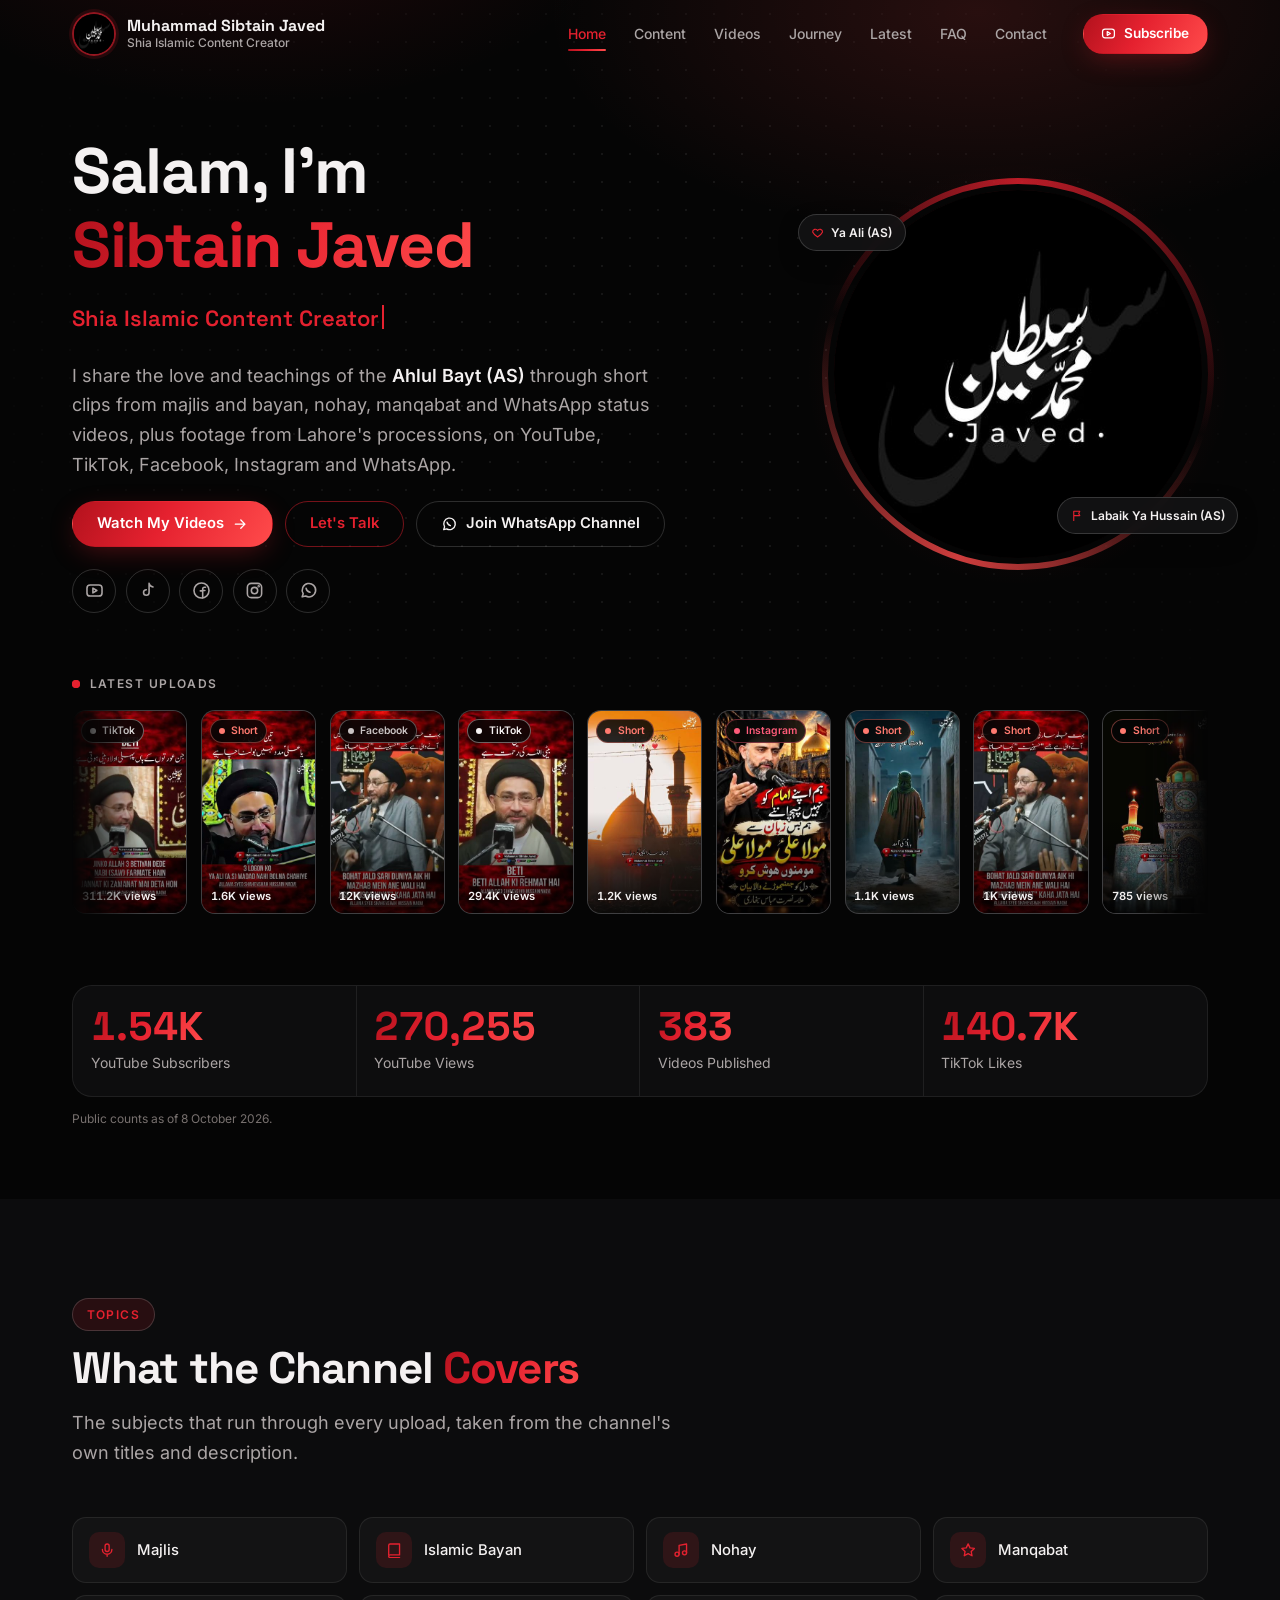
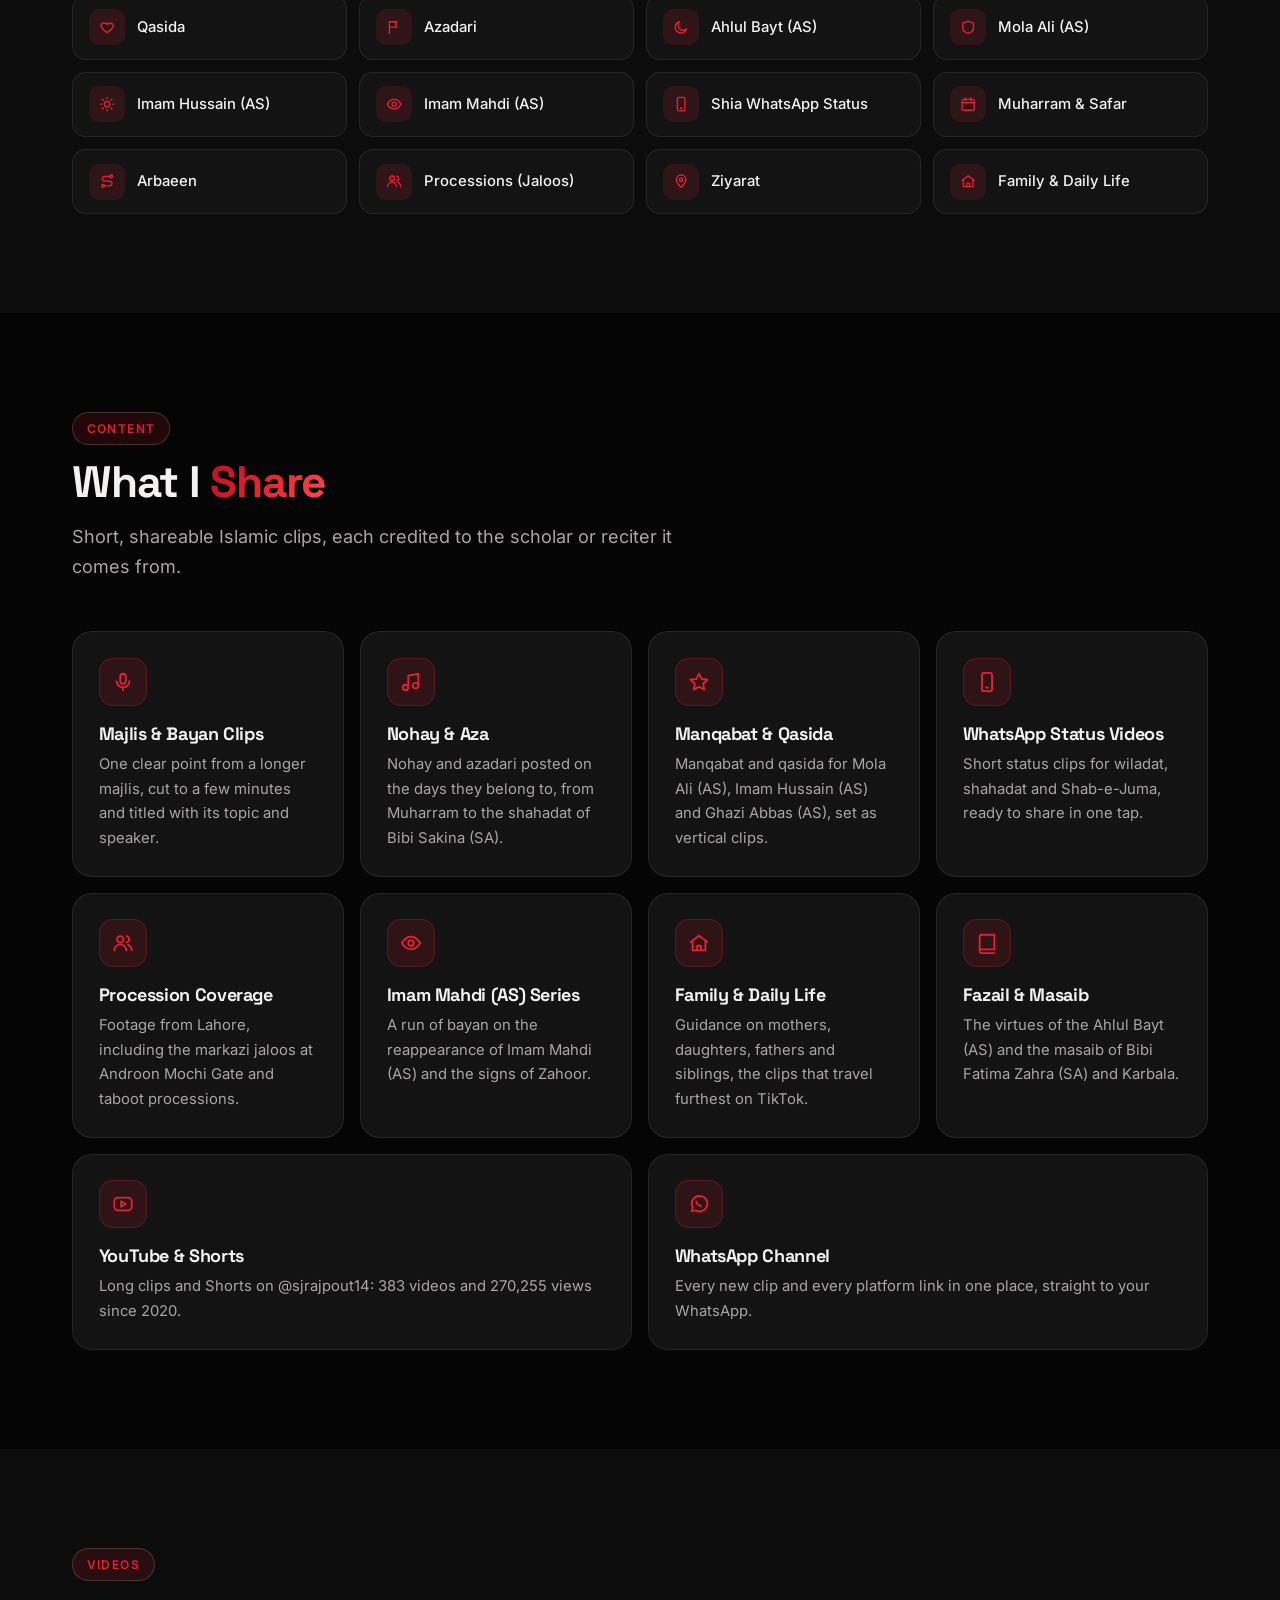
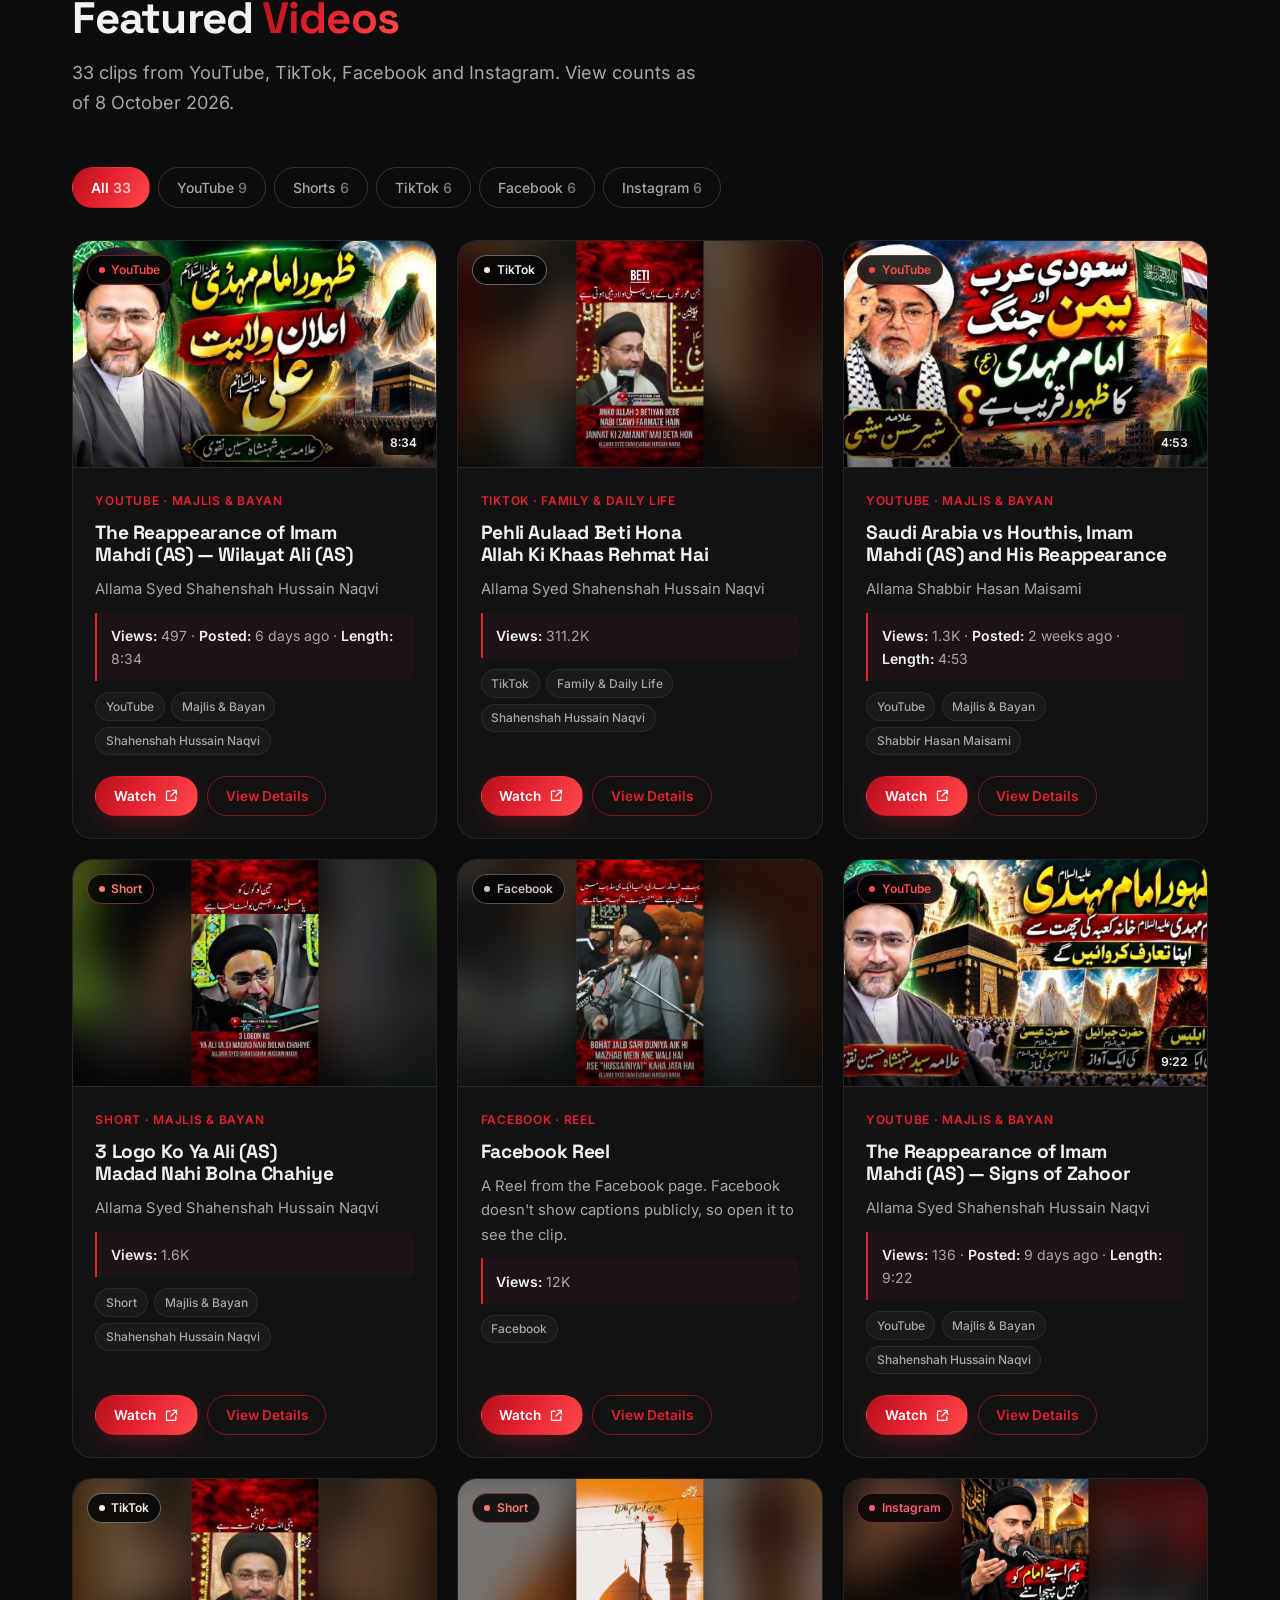
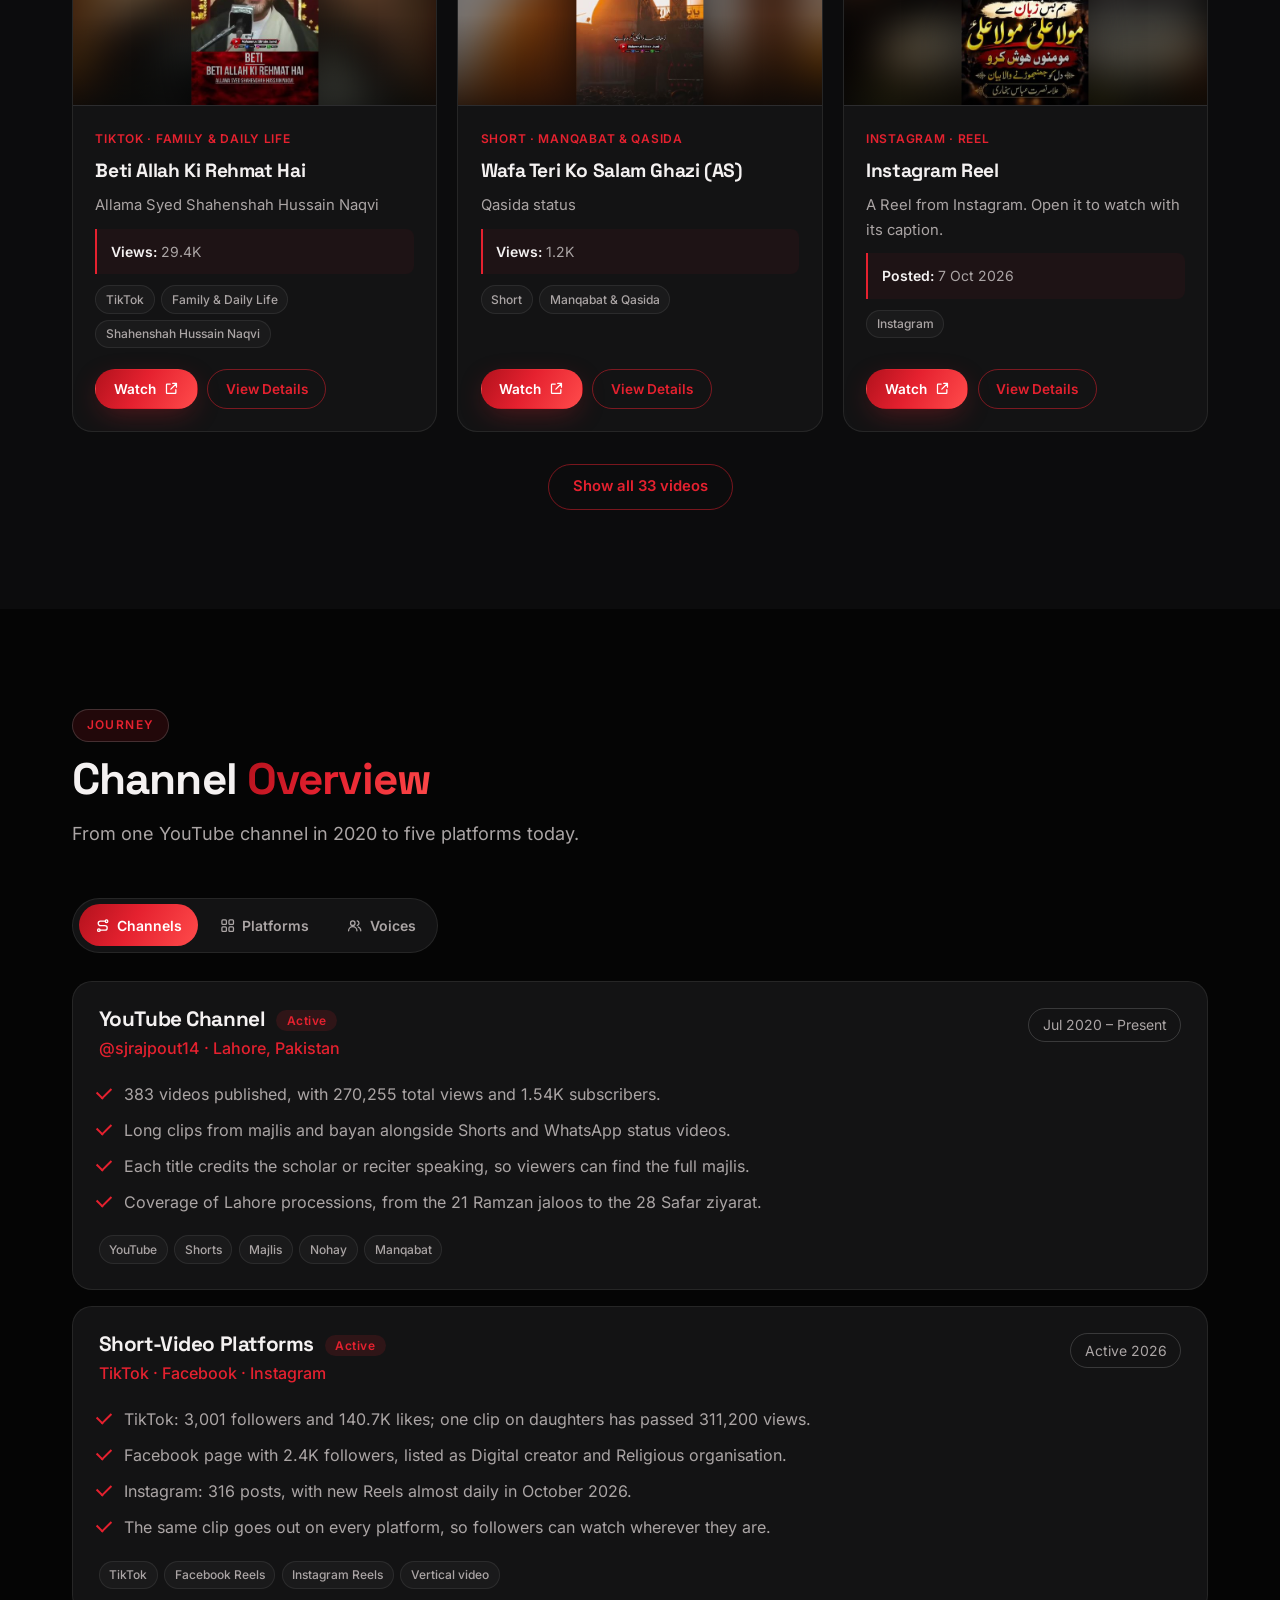
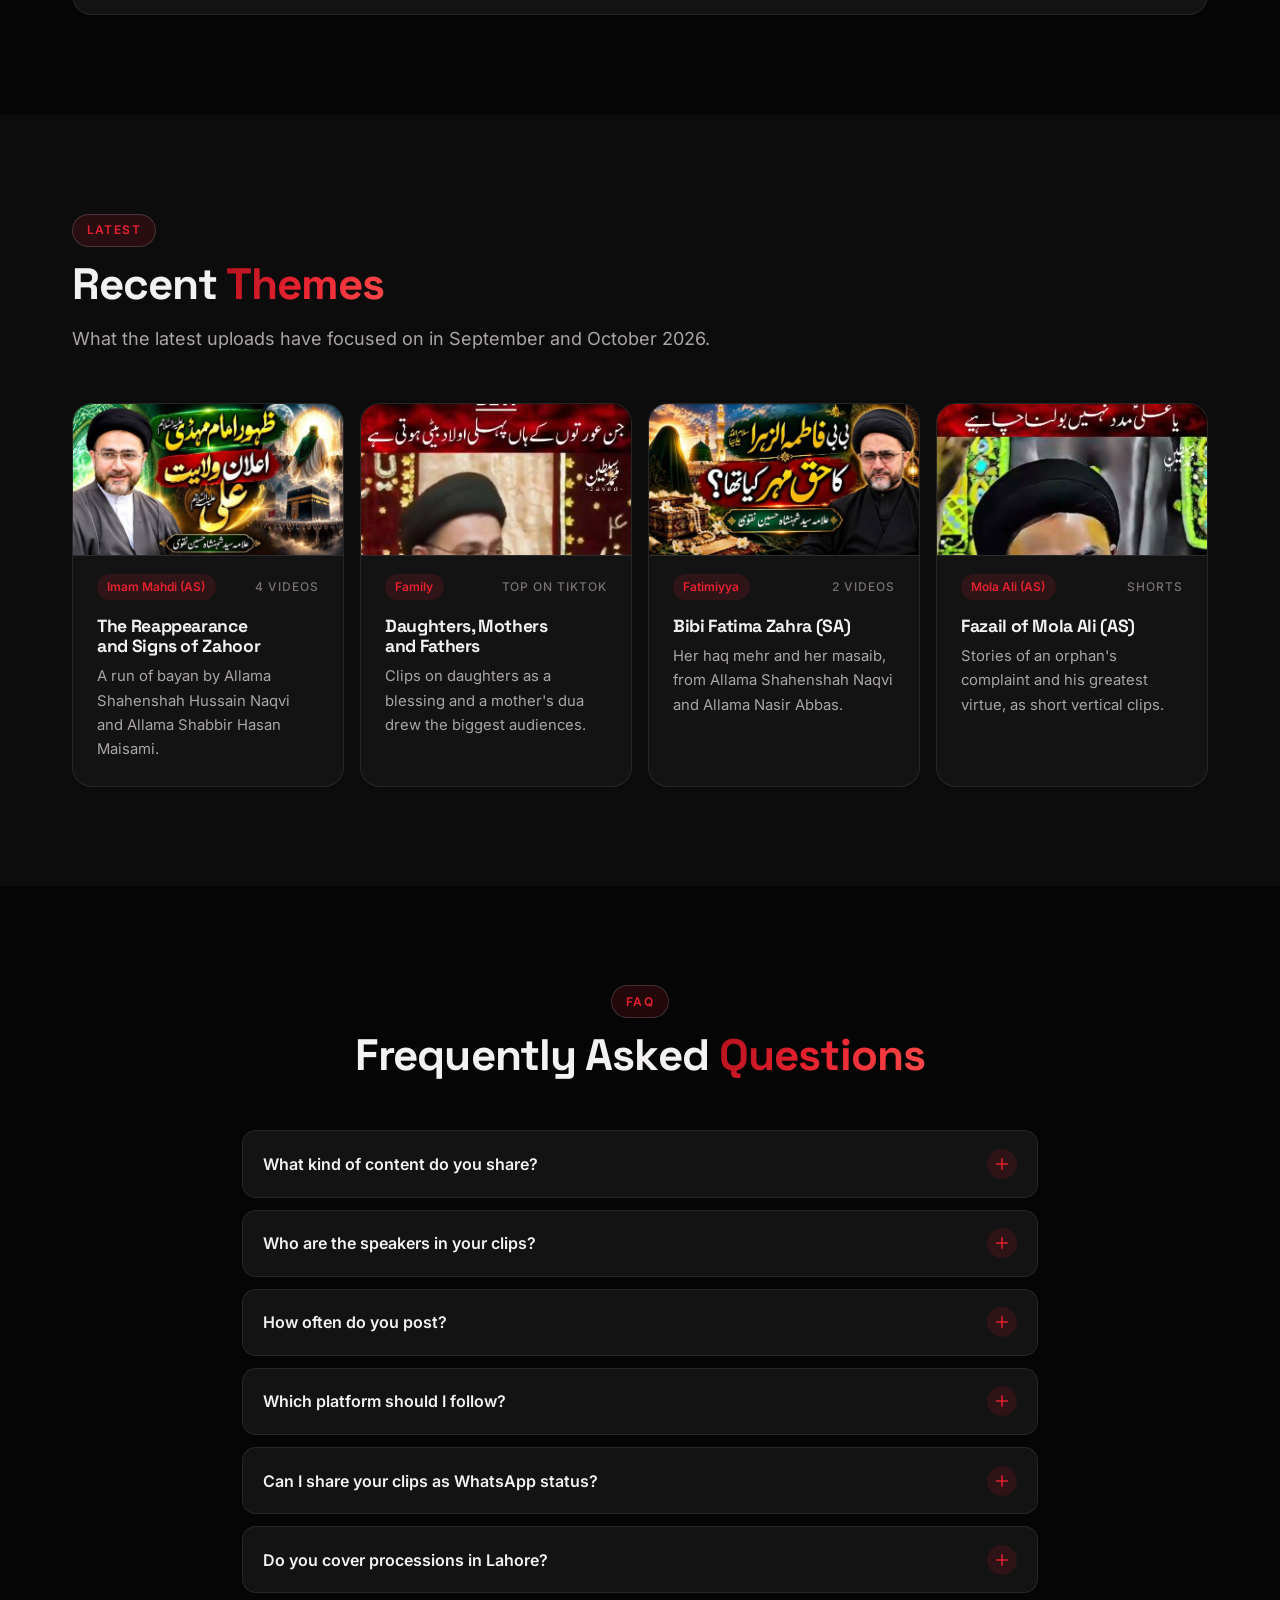
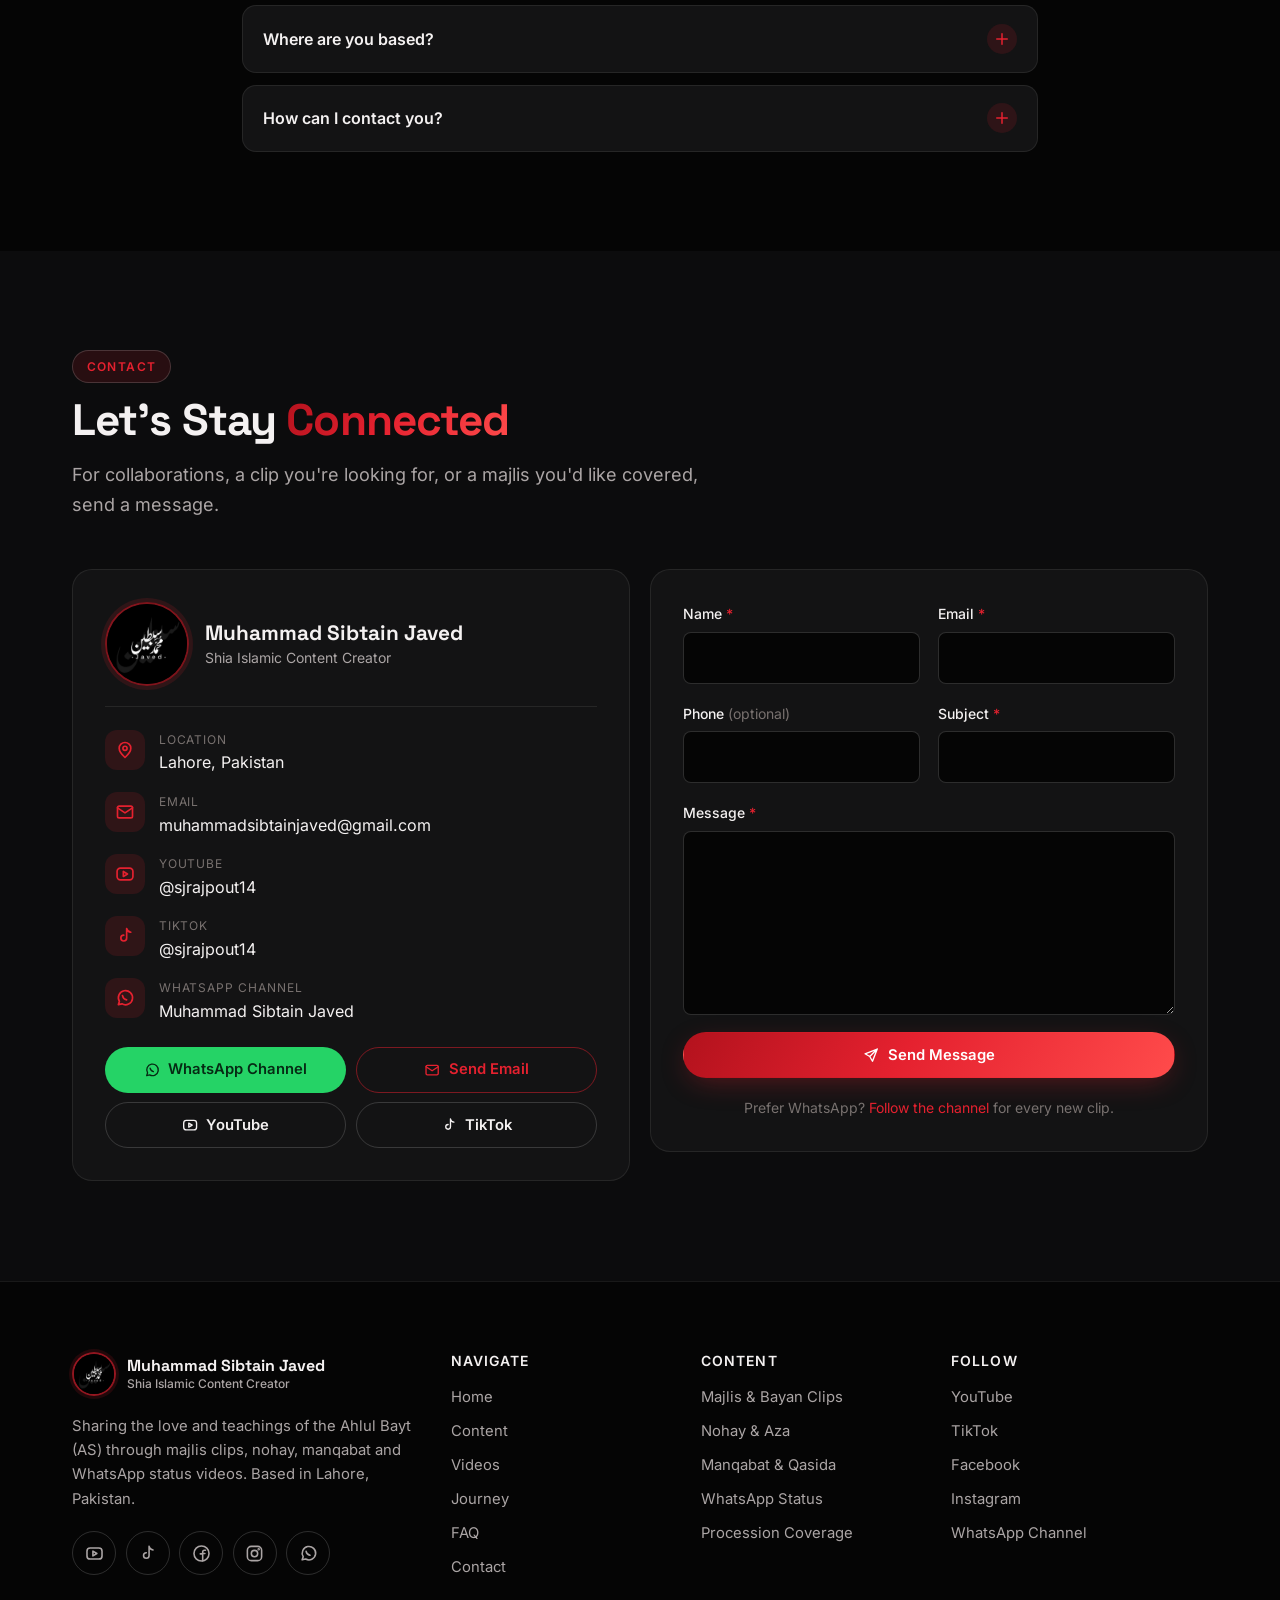
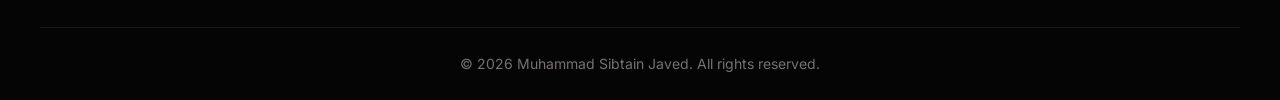
<file: index.html>
<!doctype html>
<html lang="en">
<head>
  <meta charset="utf-8">
  <meta name="viewport" content="width=device-width, initial-scale=1, viewport-fit=cover">
  <title>Muhammad Sibtain Javed</title>
  <meta name="description" content="Muhammad Sibtain Javed (@sjrajpout14) is a Shia Islamic content creator from Lahore sharing majlis and bayan clips, nohay, manqabat and WhatsApp status videos on YouTube, TikTok, Facebook and Instagram.">
  <meta name="author" content="Muhammad Sibtain Javed">
  <meta name="theme-color" content="#050505">
  <meta property="og:type" content="profile">
  <meta property="og:title" content="Muhammad Sibtain Javed — Shia Islamic Content Creator | Lahore">
  <meta property="og:description" content="Majlis and bayan clips, nohay, manqabat and Shia WhatsApp status videos from Lahore.">
  <meta property="og:image" content="assets/images/profile.jpg">
  <meta name="twitter:card" content="summary">
  <meta name="twitter:title" content="Muhammad Sibtain Javed — Shia Islamic Content Creator">
  <meta name="twitter:description" content="Majlis and bayan clips, nohay, manqabat and Shia WhatsApp status videos from Lahore.">
  <link rel="icon" href="assets/icons/favicon.svg" type="image/svg+xml">
  <link rel="manifest" href="site.webmanifest">
  <link rel="preload" href="assets/fonts/inter-latin-var.woff2" as="font" type="font/woff2" crossorigin>
  <link rel="preload" href="assets/fonts/space-grotesk-latin-var.woff2" as="font" type="font/woff2" crossorigin>
  <link rel="stylesheet" href="css/style.css">
</head>
<body>
  <!-- Icon sprite (hand-drawn, stroke style) -->
  <svg class="sprite" xmlns="http://www.w3.org/2000/svg" aria-hidden="true">
    <symbol id="i-mic" viewBox="0 0 24 24"><rect x="9" y="3" width="6" height="11" rx="3"/><path d="M5 11a7 7 0 0 0 14 0M12 18v3"/></symbol>
    <symbol id="i-book" viewBox="0 0 24 24"><path d="M4 19V5a2 2 0 0 1 2-2h14v16H6a2 2 0 0 0-2 2 2 2 0 0 0 2 2h14"/></symbol>
    <symbol id="i-music" viewBox="0 0 24 24"><path d="M9 18V5l11-2v13"/><circle cx="6" cy="18" r="3"/><circle cx="17" cy="16" r="3"/></symbol>
    <symbol id="i-star" viewBox="0 0 24 24"><path d="M12 2.8l2.8 5.9 6.4.8-4.7 4.4 1.2 6.4L12 17.2l-5.7 3.1 1.2-6.4-4.7-4.4 6.4-.8z"/></symbol>
    <symbol id="i-heart" viewBox="0 0 24 24"><path d="M12 20s-7-4.4-9-9a4.8 4.8 0 0 1 9-2.6 4.8 4.8 0 0 1 9 2.6c-2 4.6-9 9-9 9z"/></symbol>
    <symbol id="i-flag" viewBox="0 0 24 24"><path d="M5 21V4h11l-2 4 2 4H5"/></symbol>
    <symbol id="i-moon" viewBox="0 0 24 24"><path d="M20 14.5A8.5 8.5 0 1 1 9.5 4 6.5 6.5 0 0 0 20 14.5z"/></symbol>
    <symbol id="i-shield" viewBox="0 0 24 24"><path d="M12 3l8 3v6c0 5-3.5 8-8 9-4.5-1-8-4-8-9V6z"/></symbol>
    <symbol id="i-sun" viewBox="0 0 24 24"><circle cx="12" cy="12" r="4"/><path d="M12 2v2M12 20v2M4.9 4.9l1.4 1.4M17.7 17.7l1.4 1.4M2 12h2M20 12h2M4.9 19.1l1.4-1.4M17.7 6.3l1.4-1.4"/></symbol>
    <symbol id="i-eye" viewBox="0 0 24 24"><path d="M2 12s3.6-7 10-7 10 7 10 7-3.6 7-10 7S2 12 2 12z"/><circle cx="12" cy="12" r="3"/></symbol>
    <symbol id="i-phone" viewBox="0 0 24 24"><rect x="6.5" y="2" width="11" height="20" rx="2.5"/><path d="M11 18h2"/></symbol>
    <symbol id="i-calendar" viewBox="0 0 24 24"><rect x="3" y="5" width="18" height="16" rx="2"/><path d="M3 10h18M8 3v4M16 3v4"/></symbol>
    <symbol id="i-route" viewBox="0 0 24 24"><circle cx="6" cy="19" r="2"/><circle cx="18" cy="5" r="2"/><path d="M8 19h7.5a3.5 3.5 0 0 0 0-7h-7a3.5 3.5 0 0 1 0-7H16"/></symbol>
    <symbol id="i-users" viewBox="0 0 24 24"><circle cx="9" cy="8" r="3.5"/><path d="M2.5 20a6.5 6.5 0 0 1 13 0M16 4.6a3.5 3.5 0 0 1 0 6.8M21.5 20a6.5 6.5 0 0 0-4-6"/></symbol>
    <symbol id="i-pin" viewBox="0 0 24 24"><path d="M12 21s-7-6.2-7-11a7 7 0 0 1 14 0c0 4.8-7 11-7 11z"/><circle cx="12" cy="10" r="2.5"/></symbol>
    <symbol id="i-home" viewBox="0 0 24 24"><path d="M3 11l9-7 9 7M5 9.5V20h14V9.5M10 20v-5h4v5"/></symbol>
    <symbol id="i-play" viewBox="0 0 24 24"><rect x="2.5" y="5" width="19" height="14" rx="4"/><path d="M10 9v6l5-3z"/></symbol>
    <symbol id="i-play-solid" viewBox="0 0 24 24"><path d="M8 5v14l11-7z" fill="currentColor"/></symbol>
    <symbol id="i-whatsapp" viewBox="0 0 24 24"><path d="M4 20l1.3-4A8.5 8.5 0 1 1 8.4 19z"/><path d="M9 9.2c.4 2.4 2.3 4.4 4.9 5"/></symbol>
    <symbol id="i-camera" viewBox="0 0 24 24"><rect x="3" y="3" width="18" height="18" rx="5"/><circle cx="12" cy="12" r="4"/><circle cx="17.3" cy="6.7" r=".6"/></symbol>
    <symbol id="i-tiktok" viewBox="0 0 24 24"><path d="M14 3v11.5a3.5 3.5 0 1 1-3.5-3.5M14 3c.6 2.6 2.4 4.2 5 4.5"/></symbol>
    <symbol id="i-facebook" viewBox="0 0 24 24"><circle cx="12" cy="12" r="9.5"/><path d="M13.5 21.4V12h2.8M10.5 12.5h3M13.5 12V10a2.2 2.2 0 0 1 2.2-2.2H17"/></symbol>
    <symbol id="i-arrow-right" viewBox="0 0 24 24"><path d="M5 12h14M13 6l6 6-6 6"/></symbol>
    <symbol id="i-arrow-up" viewBox="0 0 24 24"><path d="M12 19V5M6 11l6-6 6 6"/></symbol>
    <symbol id="i-external" viewBox="0 0 24 24"><path d="M14 4h6v6M20 4l-9 9M19 14v5a1 1 0 0 1-1 1H5a1 1 0 0 1-1-1V6a1 1 0 0 1 1-1h5"/></symbol>
    <symbol id="i-mail" viewBox="0 0 24 24"><rect x="3" y="5" width="18" height="14" rx="2"/><path d="M3 7l9 6 9-6"/></symbol>
    <symbol id="i-menu" viewBox="0 0 24 24"><path d="M4 7h16M4 12h16M4 17h16"/></symbol>
    <symbol id="i-x" viewBox="0 0 24 24"><path d="M6 6l12 12M18 6L6 18"/></symbol>
    <symbol id="i-plus" viewBox="0 0 24 24"><path d="M12 5v14M5 12h14"/></symbol>
    <symbol id="i-send" viewBox="0 0 24 24"><path d="M21 3L10 14M21 3l-7 18-4-7-7-4z"/></symbol>
    <symbol id="i-grid" viewBox="0 0 24 24"><rect x="3" y="3" width="7" height="7" rx="1.5"/><rect x="14" y="3" width="7" height="7" rx="1.5"/><rect x="3" y="14" width="7" height="7" rx="1.5"/><rect x="14" y="14" width="7" height="7" rx="1.5"/></symbol>
  </svg>

  <a class="skip-link" href="#main">Skip to content</a>

  <!-- HEADER -->
  <header class="header" id="header">
    <div class="container header__inner">
      <a class="brand" href="#home" aria-label="Back to top">
        <span class="avatar brand__photo" data-photo><span class="avatar__mono">SJ</span></span>
        <span class="brand__text"><span data-bind="name"></span><small data-bind="role"></small></span>
      </a>
      <nav class="nav" id="primary-nav" aria-label="Primary">
        <ul class="nav__list">
          <li><a class="nav__link" href="#home">Home</a></li>
          <li><a class="nav__link" href="#services">Content</a></li>
          <li><a class="nav__link" href="#videos">Videos</a></li>
          <li><a class="nav__link" href="#journey">Journey</a></li>
          <li><a class="nav__link" href="#themes">Latest</a></li>
          <li><a class="nav__link" href="#faq">FAQ</a></li>
          <li><a class="nav__link" href="#contact">Contact</a></li>
        </ul>
        <a class="btn btn--primary btn--sm nav__cta" data-link="youtube" target="_blank" rel="noopener"><svg class="icon"><use href="#i-play"/></svg> Subscribe</a>
      </nav>
      <button class="nav-toggle" id="nav-toggle" type="button" aria-controls="primary-nav" aria-expanded="false" aria-label="Open menu">
        <svg class="icon icon--open"><use href="#i-menu"/></svg>
        <svg class="icon icon--close"><use href="#i-x"/></svg>
      </button>
    </div>
  </header>

  <main id="main">
    <!-- HERO -->
    <section class="hero" id="home" aria-labelledby="hero-title">
      <div class="hero__glow" aria-hidden="true"></div>
      <div class="container hero__grid">
        <div class="hero__content">
          <h1 class="hero__title reveal" id="hero-title">Salam, I'm <span class="grad-text" data-bind="shortName"></span></h1>
          <p class="hero__role reveal"><span class="typed" id="typed"></span><span class="typed__caret" aria-hidden="true"></span></p>
          <p class="hero__lead reveal" id="hero-lead"></p>
          <div class="hero__actions reveal">
            <a class="btn btn--primary" href="#videos">Watch My Videos <svg class="icon"><use href="#i-arrow-right"/></svg></a>
            <a class="btn btn--outline" href="#contact">Let's Talk</a>
            <a class="btn btn--ghost" data-link="whatsapp" target="_blank" rel="noopener"><svg class="icon"><use href="#i-whatsapp"/></svg> Join WhatsApp Channel</a>
          </div>
          <ul class="socials reveal" data-socials aria-label="Social links"></ul>
        </div>
        <div class="hero__visual reveal">
          <div class="portrait">
            <span class="avatar portrait__img" data-photo><span class="avatar__mono">SJ</span></span>
            <div class="portrait__chip portrait__chip--tl"><svg class="icon"><use href="#i-heart"/></svg> <span data-chip="0"></span></div>
            <div class="portrait__chip portrait__chip--br"><svg class="icon"><use href="#i-flag"/></svg> <span data-chip="1"></span></div>
          </div>
        </div>
      </div>
      <div class="container">
        <div class="strip reveal" aria-label="Latest uploads">
          <p class="strip__label"><span class="badge__dot" aria-hidden="true"></span> Latest uploads</p>
          <div class="strip__viewport"><div class="strip__track" id="strip"></div></div>
        </div>
        <dl class="stats reveal" id="stats"></dl>
        <p class="stats__note" id="stats-note"></p>
      </div>
    </section>

    <!-- TOPICS (core skills layout) -->
    <section class="section section--alt" id="topics" aria-labelledby="topics-title">
      <div class="container">
        <header class="section__head reveal">
          <p class="eyebrow">Topics</p>
          <h2 class="section__title" id="topics-title">What the Channel <span class="grad-text">Covers</span></h2>
          <p class="section__lead" id="topics-lead"></p>
        </header>
        <ul class="core-skills reveal" id="topics-list"></ul>
      </div>
    </section>

    <!-- SERVICES -->
    <section class="section" id="services" aria-labelledby="services-title">
      <div class="container">
        <header class="section__head reveal">
          <p class="eyebrow">Content</p>
          <h2 class="section__title" id="services-title">What I <span class="grad-text">Share</span></h2>
          <p class="section__lead" id="services-lead"></p>
        </header>
        <div class="services" id="services-list"></div>
      </div>
    </section>

    <!-- VIDEOS (portfolio layout) -->
    <section class="section section--alt" id="videos" aria-labelledby="videos-title">
      <div class="container">
        <header class="section__head reveal">
          <p class="eyebrow">Videos</p>
          <h2 class="section__title" id="videos-title">Featured <span class="grad-text">Videos</span></h2>
          <p class="section__lead" id="videos-lead"></p>
        </header>
        <div class="filters reveal" id="filters" role="group" aria-label="Filter videos"></div>
        <p class="sr-only" id="filter-status" aria-live="polite"></p>
        <div class="projects" id="projects"></div>
        <div class="more"><button class="btn btn--outline" id="show-all" type="button">Show all videos</button></div>
      </div>
    </section>

    <!-- JOURNEY (career tabs layout) -->
    <section class="section" id="journey" aria-labelledby="journey-title">
      <div class="container">
        <header class="section__head reveal">
          <p class="eyebrow">Journey</p>
          <h2 class="section__title" id="journey-title">Channel <span class="grad-text">Overview</span></h2>
          <p class="section__lead" id="journey-lead"></p>
        </header>
        <div class="tabs reveal">
          <div class="tabs__list" role="tablist" aria-label="Channel details">
            <button class="tab is-active" role="tab" type="button" id="tab-ch" aria-controls="panel-ch" aria-selected="true"><svg class="icon"><use href="#i-route"/></svg> Channels</button>
            <button class="tab" role="tab" type="button" id="tab-pl" aria-controls="panel-pl" aria-selected="false" tabindex="-1"><svg class="icon"><use href="#i-grid"/></svg> Platforms</button>
            <button class="tab" role="tab" type="button" id="tab-vo" aria-controls="panel-vo" aria-selected="false" tabindex="-1"><svg class="icon"><use href="#i-users"/></svg> Voices</button>
          </div>
          <div class="tabs__panel" role="tabpanel" id="panel-ch" aria-labelledby="tab-ch" tabindex="0"><div class="timeline" id="channels"></div></div>
          <div class="tabs__panel" role="tabpanel" id="panel-pl" aria-labelledby="tab-pl" tabindex="0" hidden><div class="skill-groups" id="platforms"></div></div>
          <div class="tabs__panel" role="tabpanel" id="panel-vo" aria-labelledby="tab-vo" tabindex="0" hidden>
            <article class="card timeline-item">
              <div class="timeline-item__head">
                <div>
                  <h3 class="timeline-item__role">Scholars on the Channel</h3>
                  <p class="timeline-item__org">Credited by name in clip titles</p>
                </div>
                <p class="timeline-item__date" id="voices-count"></p>
              </div>
              <ul class="tags tags--lg" id="voices"></ul>
            </article>
          </div>
        </div>
      </div>
    </section>

    <!-- LATEST THEMES (insights layout) -->
    <section class="section section--alt" id="themes" aria-labelledby="themes-title">
      <div class="container">
        <header class="section__head reveal">
          <p class="eyebrow">Latest</p>
          <h2 class="section__title" id="themes-title">Recent <span class="grad-text">Themes</span></h2>
          <p class="section__lead" id="themes-lead"></p>
        </header>
        <div class="posts" id="themes-list"></div>
      </div>
    </section>

    <!-- FAQ -->
    <section class="section" id="faq" aria-labelledby="faq-title">
      <div class="container container--narrow">
        <header class="section__head section__head--center reveal">
          <p class="eyebrow">FAQ</p>
          <h2 class="section__title" id="faq-title">Frequently Asked <span class="grad-text">Questions</span></h2>
        </header>
        <div class="accordion reveal" id="faq-list"></div>
      </div>
    </section>

    <!-- CONTACT -->
    <section class="section section--alt" id="contact" aria-labelledby="contact-title">
      <div class="container">
        <header class="section__head reveal">
          <p class="eyebrow">Contact</p>
          <h2 class="section__title" id="contact-title">Let's Stay <span class="grad-text">Connected</span></h2>
          <p class="section__lead" id="contact-lead"></p>
        </header>
        <div class="contact">
          <aside class="card contact__info reveal">
            <div class="contact__who">
              <span class="avatar contact__avatar" data-photo><span class="avatar__mono">SJ</span></span>
              <div>
                <p class="contact__name" data-bind="name"></p>
                <p class="contact__title" data-bind="role"></p>
              </div>
            </div>
            <ul class="contact__list" id="contact-list"></ul>
            <div class="contact__ctas">
              <a class="btn btn--wa" data-link="whatsapp" target="_blank" rel="noopener"><svg class="icon"><use href="#i-whatsapp"/></svg> WhatsApp Channel</a>
              <a class="btn btn--outline" id="mail-btn"><svg class="icon"><use href="#i-mail"/></svg> Send Email</a>
              <a class="btn btn--ghost" data-link="youtube" target="_blank" rel="noopener"><svg class="icon"><use href="#i-play"/></svg> YouTube</a>
              <a class="btn btn--ghost" data-link="tiktok" target="_blank" rel="noopener"><svg class="icon"><use href="#i-tiktok"/></svg> TikTok</a>
            </div>
          </aside>

          <form class="card form reveal" id="contact-form" novalidate>
            <div class="form__row">
              <div class="field">
                <label for="f-name">Name <span aria-hidden="true">*</span></label>
                <input id="f-name" name="name" type="text" autocomplete="name" required minlength="2" maxlength="80" aria-describedby="f-name-err">
                <p class="field__error" id="f-name-err"></p>
              </div>
              <div class="field">
                <label for="f-email">Email <span aria-hidden="true">*</span></label>
                <input id="f-email" name="email" type="email" autocomplete="email" required maxlength="120" aria-describedby="f-email-err">
                <p class="field__error" id="f-email-err"></p>
              </div>
            </div>
            <div class="form__row">
              <div class="field">
                <label for="f-phone">Phone <span class="field__opt">(optional)</span></label>
                <input id="f-phone" name="phone" type="tel" autocomplete="tel" maxlength="20">
                <p class="field__error" id="f-phone-err"></p>
              </div>
              <div class="field">
                <label for="f-subject">Subject <span aria-hidden="true">*</span></label>
                <input id="f-subject" name="subject" type="text" required minlength="3" maxlength="120" aria-describedby="f-subject-err">
                <p class="field__error" id="f-subject-err"></p>
              </div>
            </div>
            <div class="field">
              <label for="f-message">Message <span aria-hidden="true">*</span></label>
              <textarea id="f-message" name="message" rows="6" required minlength="20" maxlength="3000" aria-describedby="f-message-err"></textarea>
              <p class="field__error" id="f-message-err"></p>
            </div>
            <button class="btn btn--primary btn--block" type="submit"><svg class="icon"><use href="#i-send"/></svg> Send Message</button>
            <p class="form__status" id="form-status" role="status" aria-live="polite"></p>
            <p class="form__note">Prefer WhatsApp? <a data-link="whatsapp" target="_blank" rel="noopener">Follow the channel</a> for every new clip.</p>
          </form>
        </div>
      </div>
    </section>
  </main>

  <!-- FOOTER -->
  <footer class="footer">
    <div class="container footer__grid">
      <div class="footer__brand">
        <a class="brand" href="#home">
          <span class="avatar brand__photo" data-photo><span class="avatar__mono">SJ</span></span>
          <span class="brand__text"><span data-bind="name"></span><small data-bind="role"></small></span>
        </a>
        <p id="footer-about"></p>
        <ul class="socials" data-socials aria-label="Social links"></ul>
      </div>
      <nav class="footer__col" aria-label="Footer">
        <h2 class="footer__heading">Navigate</h2>
        <ul>
          <li><a href="#home">Home</a></li>
          <li><a href="#services">Content</a></li>
          <li><a href="#videos">Videos</a></li>
          <li><a href="#journey">Journey</a></li>
          <li><a href="#faq">FAQ</a></li>
          <li><a href="#contact">Contact</a></li>
        </ul>
      </nav>
      <div class="footer__col">
        <h2 class="footer__heading">Content</h2>
        <ul id="footer-content"></ul>
      </div>
      <div class="footer__col">
        <h2 class="footer__heading">Follow</h2>
        <ul id="footer-follow"></ul>
      </div>
    </div>
    <div class="container footer__bottom">
      <p>&copy; <span id="year"></span> <span data-bind="name"></span>. All rights reserved.</p>
    </div>
  </footer>

  <button class="to-top" id="to-top" type="button" aria-label="Back to top"><svg class="icon"><use href="#i-arrow-up"/></svg></button>

  <dialog class="modal" id="video-modal" aria-labelledby="modal-title">
    <div class="modal__inner">
      <button class="modal__close" type="button" data-close aria-label="Close video details"><svg class="icon"><use href="#i-x"/></svg></button>
      <div class="modal__content" id="modal-content"></div>
    </div>
  </dialog>

  <script src="js/data.js"></script>
  <script src="js/script.js"></script>
</body>
</html>
</file>
<file: css/style.css>
/* =========================================================
   Muhammad Sibtain Javed — portfolio styles
   Black ground, deep-red to bright-red gradient accent,
   Space Grotesk headings over Inter body.
   ========================================================= */

/* ---------- Fonts (self-hosted, latin subset, variable weight) ---------- */
@font-face {
  font-family: "Inter";
  font-style: normal;
  font-weight: 400 600;
  font-display: swap;
  src: url("../assets/fonts/inter-latin-var.woff2") format("woff2");
  unicode-range: U+0000-00FF, U+0131, U+0152-0153, U+02BB-02BC, U+02C6, U+02DA, U+02DC, U+0304, U+0308, U+0329, U+2000-206F, U+20AC, U+2122, U+2191, U+2193, U+2212, U+2215, U+FEFF, U+FFFD;
}
@font-face {
  font-family: "Space Grotesk";
  font-style: normal;
  font-weight: 500 700;
  font-display: swap;
  src: url("../assets/fonts/space-grotesk-latin-var.woff2") format("woff2");
  unicode-range: U+0000-00FF, U+0131, U+0152-0153, U+02BB-02BC, U+02C6, U+02DA, U+02DC, U+0304, U+0308, U+0329, U+2000-206F, U+20AC, U+2122, U+2191, U+2193, U+2212, U+2215, U+FEFF, U+FFFD;
}

/* ---------- Tokens ---------- */
:root {
  color-scheme: dark;
  --bg: #050505;
  --bg-alt: #0c0c0d;
  --surface: #131314;
  --surface-2: #1a1a1c;
  --line: rgba(255, 255, 255, 0.08);
  --line-strong: rgba(255, 255, 255, 0.16);
  --text: #f4f1f1;
  --muted: #aba5a5;
  --dim: #78716f;
  --red: #e5212f;
  --red-2: #ff4b4b;
  --ink: #ffffff;
  --red-soft: rgba(229, 33, 47, 0.13);
  --grad: linear-gradient(120deg, #b3121d 0%, var(--red) 45%, var(--red-2) 100%);
  --wa: #25d366;
  /* platform badge colours */
  --c-youtube: #ff4b4b;
  --c-short: #ff7a70;
  --c-tiktok: #f4f1f1;
  --c-facebook: #c9c3c3;
  --c-instagram: #ff5c7a;

  --f-body: "Inter", system-ui, -apple-system, "Segoe UI", Roboto, sans-serif;
  --f-head: "Space Grotesk", "Inter", system-ui, sans-serif;
  --fs-xs: 0.75rem;
  --fs-sm: 0.875rem;
  --fs-md: 1.125rem;
  --fs-lg: clamp(1.125rem, 1rem + 0.5vw, 1.375rem);
  --fs-h2: clamp(1.75rem, 1.35rem + 1.8vw, 2.75rem);
  --fs-h1: clamp(2.25rem, 1.6rem + 3.2vw, 4rem);

  --wrap: 1200px;
  --gutter: 1rem;
  --section-y: clamp(4rem, 3rem + 4vw, 6.5rem);
  --header-h: 68px;
  --logo: clamp(40px, 1vw + 36px, 44px);
  --contact-photo: clamp(60px, 3vw + 48px, 84px);
  --r-sm: 8px;
  --r: 14px;
  --r-lg: 20px;
  --pill: 999px;
  --shadow: 0 10px 30px -12px rgba(0, 0, 0, 0.6);
  --glow: 0 8px 28px -6px rgba(229, 33, 47, 0.35);
  --ease: cubic-bezier(0.22, 1, 0.36, 1);
  --t: 0.35s;
}

/* ---------- Base ---------- */
*, *::before, *::after { box-sizing: border-box; }
html { scroll-behavior: smooth; scroll-padding-top: calc(var(--header-h) + 8px); -webkit-text-size-adjust: 100%; }
body {
  margin: 0; background: var(--bg); color: var(--text);
  font: 400 1rem/1.65 var(--f-body);
  -webkit-font-smoothing: antialiased; overflow-x: hidden;
}
body.no-scroll { overflow: hidden; }
h1, h2, h3, p, ul, ol, dl, dd, figure { margin: 0; }
ul, ol { padding: 0; list-style: none; }
img { display: block; max-width: 100%; height: auto; }
a { color: inherit; text-decoration: none; }
button { font: inherit; color: inherit; background: none; border: 0; padding: 0; cursor: pointer; }
input, textarea { font: inherit; color: inherit; }
[hidden] { display: none !important; }
h1, h2, h3 { font-family: var(--f-head); font-weight: 700; line-height: 1.15; letter-spacing: -0.02em; text-wrap: balance; }
::selection { background: var(--red); color: var(--ink); }
:focus-visible { outline: 2px solid var(--red-2); outline-offset: 3px; border-radius: 6px; }

.sprite { position: absolute; width: 0; height: 0; overflow: hidden; }
.sr-only { position: absolute; width: 1px; height: 1px; margin: -1px; overflow: hidden; clip: rect(0 0 0 0); white-space: nowrap; border: 0; }
.skip-link { position: absolute; left: 1rem; top: -100px; z-index: 200; padding: 0.6rem 1rem; border-radius: var(--r-sm); background: var(--red); color: var(--ink); font-weight: 600; }
.skip-link:focus { top: 1rem; }

.icon { width: 1.1em; height: 1.1em; flex-shrink: 0; fill: none; stroke: currentColor; stroke-width: 2; stroke-linecap: round; stroke-linejoin: round; }
.grad-text { background: var(--grad); -webkit-background-clip: text; background-clip: text; color: transparent; }

/* ---------- Layout ---------- */
.container { width: 100%; max-width: var(--wrap); margin-inline: auto; padding-inline: var(--gutter); }
.container--narrow { max-width: 860px; }
.section { padding-block: var(--section-y); }
.section--alt { background: var(--bg-alt); }
.section__head { max-width: 640px; margin-bottom: clamp(2rem, 1.5rem + 2vw, 3.25rem); }
.section__head--center { margin-inline: auto; text-align: center; }
.section__title { font-size: var(--fs-h2); margin-top: 0.75rem; }
.section__lead { margin-top: 0.9rem; color: var(--muted); font-size: var(--fs-md); }
.eyebrow {
  display: inline-flex; align-items: center; gap: 0.5rem; padding: 0.35rem 0.85rem;
  border: 1px solid var(--line-strong); border-radius: var(--pill); background: var(--red-soft);
  color: var(--red); font-size: var(--fs-xs); font-weight: 600; letter-spacing: 0.12em; text-transform: uppercase;
}

/* ---------- Buttons ---------- */
.btn {
  display: inline-flex; align-items: center; justify-content: center; gap: 0.5rem;
  min-height: 46px; padding: 0.7rem 1.5rem; border: 1px solid transparent; border-radius: var(--pill);
  font-size: 0.925rem; font-weight: 600; line-height: 1.2; white-space: nowrap; cursor: pointer;
  transition: transform var(--t) var(--ease), box-shadow var(--t) var(--ease), background-color var(--t) var(--ease), border-color var(--t) var(--ease), color var(--t) var(--ease);
}
.btn--sm { min-height: 40px; padding: 0.55rem 1.1rem; font-size: 0.85rem; }
.btn--block { width: 100%; }
.btn--primary { background: var(--grad); color: var(--ink); box-shadow: var(--glow); }
.btn--primary:hover { transform: translateY(-2px); box-shadow: 0 12px 34px -6px rgba(229, 33, 47, 0.5); }
.btn--outline { border-color: rgba(229, 33, 47, 0.5); color: var(--red); }
.btn--outline:hover { background: var(--red-soft); border-color: var(--red); transform: translateY(-2px); }
.btn--ghost { border-color: var(--line-strong); color: var(--text); }
.btn--ghost:hover { border-color: var(--muted); background: rgba(255, 255, 255, 0.04); transform: translateY(-2px); }
.btn--wa { background: var(--wa); color: #062a14; }
.btn--wa:hover { transform: translateY(-2px); box-shadow: 0 10px 28px -8px rgba(37, 211, 102, 0.55); }

/* ---------- Badges, tags, pills ---------- */
.badge__dot { position: relative; width: 8px; height: 8px; border-radius: 50%; background: var(--red); }
.badge__dot::after { content: ""; position: absolute; inset: 0; border-radius: inherit; background: var(--red); animation: ping 1.8s var(--ease) infinite; }
@keyframes ping { 75%, 100% { transform: scale(2.6); opacity: 0; } }
.tags { display: flex; flex-wrap: wrap; gap: 0.4rem; }
.tags li { padding: 0.2rem 0.6rem; border: 1px solid var(--line); border-radius: var(--pill); background: rgba(255, 255, 255, 0.03); color: var(--muted); font-size: var(--fs-xs); font-weight: 500; }
.tags--lg li { padding: 0.35rem 0.8rem; font-size: 0.8rem; color: var(--text); }
.pill { white-space: nowrap; padding: 0.2rem 0.65rem; border-radius: var(--pill); background: var(--red-soft); color: var(--red); font-size: var(--fs-xs); font-weight: 600; }

/* ---------- Card ---------- */
.card { position: relative; background: var(--surface); border: 1px solid var(--line); border-radius: var(--r-lg); transition: transform var(--t) var(--ease), border-color var(--t) var(--ease), box-shadow var(--t) var(--ease); }

/* ---------- Avatar (photo with monogram fallback) ---------- */
.avatar { position: relative; display: grid; place-items: center; overflow: hidden; background: linear-gradient(140deg, #2a0a0d, #140607 70%); }
.avatar img { position: absolute; inset: 0; width: 100%; height: 100%; object-fit: cover; object-position: center top; }
.avatar__mono { font-family: var(--f-head); font-weight: 700; background: var(--grad); -webkit-background-clip: text; background-clip: text; color: transparent; line-height: 1; }

/* ---------- Header & nav ---------- */
.header { position: fixed; inset: 0 0 auto; z-index: 100; height: calc(var(--header-h) + env(safe-area-inset-top, 0px)); padding-top: env(safe-area-inset-top, 0px); border-bottom: 1px solid transparent; transition: border-color var(--t) var(--ease); }
.header::before { content: ""; position: absolute; inset: 0; z-index: -1; background: rgba(5, 5, 5, 0.82); -webkit-backdrop-filter: blur(14px); backdrop-filter: blur(14px); opacity: 0; transition: opacity var(--t) var(--ease); }
.header.is-scrolled { border-bottom-color: var(--line); }
.header.is-scrolled::before, .header.menu-open::before { opacity: 1; }
.header__inner { display: flex; align-items: center; justify-content: space-between; gap: 1rem; height: 100%; }

.brand { display: inline-flex; align-items: center; gap: 0.7rem; min-width: 0; }
.brand__photo { width: var(--logo); height: var(--logo); flex-shrink: 0; border-radius: 50%; border: 2px solid rgba(229, 33, 47, 0.6); box-shadow: 0 0 0 3px var(--red-soft); transition: transform var(--t) var(--ease), border-color var(--t) var(--ease); }
.brand__photo .avatar__mono { font-size: 0.95rem; }
.brand:hover .brand__photo { transform: scale(1.06); border-color: var(--red); }
.brand__text { display: flex; flex-direction: column; min-width: 0; font-family: var(--f-head); font-weight: 700; line-height: 1.15; }
.brand__text > span { white-space: nowrap; overflow: hidden; text-overflow: ellipsis; }
.brand__text small { font: 500 var(--fs-xs) var(--f-body); color: var(--muted); white-space: nowrap; }

.nav { position: fixed; inset: calc(var(--header-h) + env(safe-area-inset-top, 0px)) 0 0; display: flex; flex-direction: column; gap: 1.5rem; padding: 1.5rem var(--gutter) 2rem; background: rgba(5, 5, 5, 0.98); border-top: 1px solid var(--line); overflow-y: auto; opacity: 0; visibility: hidden; transform: translateY(-8px); transition: opacity var(--t) var(--ease), transform var(--t) var(--ease), visibility var(--t); }
.nav.is-open { opacity: 1; visibility: visible; transform: none; }
.nav__list { display: flex; flex-direction: column; }
.nav__link { display: block; padding: 0.95rem 0.25rem; border-bottom: 1px solid var(--line); font-size: 1.1rem; font-weight: 500; color: var(--muted); transition: color var(--t) var(--ease); }
.nav__link:hover { color: var(--text); }
.nav__link.is-active { color: var(--red); }
.nav__cta { align-self: flex-start; }
.nav-toggle { display: grid; place-items: center; width: 44px; height: 44px; flex-shrink: 0; border: 1px solid var(--line-strong); border-radius: 12px; }
.nav-toggle .icon { width: 22px; height: 22px; }
.nav-toggle .icon--close, .nav-toggle[aria-expanded="true"] .icon--open { display: none; }
.nav-toggle[aria-expanded="true"] .icon--close { display: block; }

/* ---------- Hero ---------- */
.hero { position: relative; padding-top: calc(var(--header-h) + clamp(2rem, 1rem + 4vw, 5rem)); padding-bottom: clamp(3rem, 2rem + 3vw, 4.5rem); overflow: hidden; }
.hero__glow { position: absolute; inset: -20% -10% auto; height: 720px; pointer-events: none;
  background: radial-gradient(40% 45% at 72% 35%, rgba(255, 75, 75, 0.14), transparent 70%), radial-gradient(35% 40% at 25% 20%, rgba(229, 33, 47, 0.12), transparent 70%); }
.hero::before { content: ""; position: absolute; inset: 0; pointer-events: none;
  background-image: radial-gradient(rgba(255, 255, 255, 0.07) 1px, transparent 1px); background-size: 28px 28px;
  -webkit-mask-image: radial-gradient(ellipse 70% 60% at 50% 30%, #000 30%, transparent 80%); mask-image: radial-gradient(ellipse 70% 60% at 50% 30%, #000 30%, transparent 80%); }
.hero__grid { position: relative; display: grid; gap: 3rem; align-items: center; }
.hero__content { display: flex; flex-direction: column; align-items: flex-start; gap: 1.35rem; min-width: 0; }
.hero__visual { order: -1; justify-self: center; display: flex; justify-content: center; }
.hero__title { font-size: var(--fs-h1); }
.hero__role { min-height: 1.6em; font: 600 var(--fs-lg) var(--f-head); color: var(--red); }
.typed__caret { display: inline-block; width: 2px; height: 1.1em; margin-left: 3px; vertical-align: -0.15em; background: var(--red); animation: blink 1s steps(1) infinite; }
@keyframes blink { 50% { opacity: 0; } }
.hero__lead { max-width: 580px; color: var(--muted); font-size: var(--fs-md); }
.hero__lead strong { color: var(--text); font-weight: 600; }
.hero__actions { display: flex; flex-wrap: wrap; gap: 0.75rem; }

.socials { display: flex; flex-wrap: wrap; gap: 0.6rem; }
.social { display: grid; place-items: center; width: 44px; height: 44px; border: 1px solid var(--line-strong); border-radius: 50%; color: var(--muted); transition: color var(--t) var(--ease), border-color var(--t) var(--ease), transform var(--t) var(--ease), background-color var(--t) var(--ease); }
.social:hover { color: var(--red); border-color: var(--red); background: var(--red-soft); transform: translateY(-3px); }
.social .icon { width: 19px; height: 19px; }

.portrait { position: relative; width: min(280px, 72vw); aspect-ratio: 1; }
.portrait::before { content: ""; position: absolute; inset: -6px; border-radius: 50%; opacity: 0.8;
  background: conic-gradient(from 0deg, var(--red), transparent 30%, var(--red-2) 55%, transparent 80%, var(--red)); animation: spin 14s linear infinite; }
.portrait::after { content: ""; position: absolute; inset: -40px; z-index: -1; border-radius: 50%; background: radial-gradient(circle, rgba(229, 33, 47, 0.18), transparent 65%); }
@keyframes spin { to { transform: rotate(360deg); } }
.portrait__img { position: relative; width: 100%; height: 100%; border-radius: 50%; border: 6px solid var(--bg); }
.portrait__img .avatar__mono { font-size: clamp(4rem, 10vw, 6.5rem); }
.portrait__chip { position: absolute; display: inline-flex; align-items: center; gap: 0.4rem; padding: 0.45rem 0.8rem; border: 1px solid var(--line-strong); border-radius: var(--pill); background: rgba(19, 19, 20, 0.9); -webkit-backdrop-filter: blur(8px); backdrop-filter: blur(8px); font-size: var(--fs-xs); font-weight: 600; white-space: nowrap; box-shadow: var(--shadow); animation: float 6s ease-in-out infinite; }
.portrait__chip .icon { color: var(--red); }
.portrait__chip--tl { top: 8%; left: -8%; }
.portrait__chip--br { bottom: 8%; right: -8%; animation-delay: -3s; }
@keyframes float { 50% { transform: translateY(-8px); } }

.stats { position: relative; display: grid; grid-template-columns: repeat(2, minmax(0, 1fr)); margin-top: clamp(3rem, 2rem + 3vw, 4.5rem); border: 1px solid var(--line); border-radius: var(--r-lg); background: rgba(19, 19, 20, 0.6); overflow: hidden; }
.stat { display: flex; flex-direction: column-reverse; gap: 0.25rem; padding: 1.35rem 1.1rem; border-right: 1px solid var(--line); border-bottom: 1px solid var(--line); min-width: 0; }
.stat:nth-child(2n) { border-right: 0; }
.stat:nth-child(n + 3) { border-bottom: 0; }
.stat__value { font: 700 clamp(1.75rem, 1.4rem + 1.5vw, 2.5rem)/1 var(--f-head); font-variant-numeric: tabular-nums; }
.stat__value span { background: var(--grad); -webkit-background-clip: text; background-clip: text; color: transparent; }
.stat__label { color: var(--muted); font-size: var(--fs-sm); }
.stats__note { margin-top: 0.75rem; color: var(--dim); font-size: var(--fs-xs); }

/* ---------- Topics (chip grid) ---------- */
.core-skills { display: grid; grid-template-columns: repeat(2, minmax(0, 1fr)); gap: 0.75rem; }
.core-skill { display: flex; align-items: center; gap: 0.75rem; padding: 0.85rem 1rem; border: 1px solid var(--line); border-radius: var(--r); background: var(--surface); font-size: 0.925rem; font-weight: 500; min-width: 0; transition: border-color var(--t) var(--ease), transform var(--t) var(--ease); }
.core-skill:hover { border-color: rgba(229, 33, 47, 0.4); transform: translateY(-2px); }
.core-skill > span:last-child { min-width: 0; overflow-wrap: break-word; }
.core-skill__icon { display: grid; place-items: center; width: 36px; height: 36px; flex-shrink: 0; border-radius: 10px; background: var(--red-soft); color: var(--red); }

/* ---------- Services ---------- */
.services { display: grid; gap: 1rem; }
.service { padding: 1.6rem; }
.service::before { content: ""; position: absolute; inset: 0 1.5rem auto; height: 2px; background: var(--grad); transform: scaleX(0); transition: transform var(--t) var(--ease); }
.service:hover { transform: translateY(-4px); border-color: var(--line-strong); box-shadow: var(--shadow); }
.service:hover::before { transform: scaleX(1); }
.service__icon { display: grid; place-items: center; width: 48px; height: 48px; margin-bottom: 1.1rem; border: 1px solid rgba(229, 33, 47, 0.25); border-radius: 14px; background: var(--red-soft); color: var(--red); }
.service__icon .icon { width: 22px; height: 22px; }
.service__title { font-size: 1.125rem; margin-bottom: 0.5rem; }
.service p { color: var(--muted); font-size: 0.925rem; }

/* ---------- Videos: filters & cards ---------- */
.filters { display: flex; flex-wrap: wrap; gap: 0.5rem; margin-bottom: 2rem; }
.filter { min-height: 40px; padding: 0.5rem 1.1rem; border: 1px solid var(--line-strong); border-radius: var(--pill); color: var(--muted); font-size: var(--fs-sm); font-weight: 500; transition: color var(--t) var(--ease), background-color var(--t) var(--ease), border-color var(--t) var(--ease); }
.filter:hover { color: var(--text); border-color: var(--muted); }
.filter.is-active { background: var(--grad); border-color: transparent; color: var(--ink); font-weight: 600; }
.filter__count { opacity: 0.7; margin-left: 0.3rem; font-variant-numeric: tabular-nums; }

.projects { display: grid; gap: 1.25rem; }
.project { display: flex; flex-direction: column; overflow: hidden; min-width: 0; }
.project:hover { border-color: var(--line-strong); box-shadow: var(--shadow); transform: translateY(-4px); }
.project__media { position: relative; aspect-ratio: 16 / 10; overflow: hidden; background: var(--surface-2); border-bottom: 1px solid var(--line); }
.project__media img { position: absolute; inset: 0; width: 100%; height: 100%; object-fit: cover; transition: transform 0.6s var(--ease); }
.project:hover .project__media img { transform: scale(1.04); }
/* Vertical clips: blurred backdrop + 9:16 poster in the middle */
.media-bg { filter: blur(18px) brightness(0.5) saturate(1.2); transform: scale(1.2); }
.project__media .media-poster { left: 50%; right: auto; width: auto; aspect-ratio: 9 / 16; transform: translateX(-50%); box-shadow: 0 0 40px rgba(0, 0, 0, 0.6); }
.project:hover .project__media .media-poster { transform: translateX(-50%) scale(1.04); }
.project:hover .project__media .media-bg { transform: scale(1.25); }
/* designed placeholder for a video without a thumbnail */
.media-fallback { position: absolute; inset: 0; display: flex; flex-direction: column; justify-content: flex-end; gap: 0.35rem; padding: 1rem 1.1rem;
  background: radial-gradient(90% 120% at 100% 0%, color-mix(in srgb, var(--c, var(--red)) 22%, transparent), transparent 60%), radial-gradient(70% 90% at 0% 100%, rgba(229, 33, 47, 0.12), transparent 70%), var(--surface-2); }
.media-fallback .icon { position: absolute; top: 50%; left: 50%; width: 3.2rem; height: 3.2rem; transform: translate(-50%, -62%); color: var(--c, var(--red)); opacity: 0.55; stroke-width: 1.5; }
.media-fallback .pf { font: 700 0.8rem var(--f-body); letter-spacing: 0.1em; text-transform: uppercase; color: var(--c, var(--red)); }
.media-fallback b { font: 700 1.05rem/1.25 var(--f-head); display: -webkit-box; -webkit-line-clamp: 2; -webkit-box-orient: vertical; overflow: hidden; }
.media-fallback small { color: var(--muted); font-size: var(--fs-xs); }
.duration { position: absolute; right: 0.75rem; bottom: 0.75rem; z-index: 2; padding: 0.15rem 0.45rem; border-radius: 6px; background: rgba(5, 5, 5, 0.85); font-size: var(--fs-xs); font-weight: 600; font-variant-numeric: tabular-nums; }
.play-hint { position: absolute; left: 50%; top: 50%; z-index: 2; display: grid; place-items: center; width: 54px; height: 54px; border-radius: 50%; background: var(--grad); color: var(--ink); box-shadow: var(--glow); transform: translate(-50%, -50%) scale(0.85); opacity: 0; transition: opacity var(--t) var(--ease), transform var(--t) var(--ease); }
.play-hint .icon { width: 22px; height: 22px; stroke: none; margin-left: 3px; }
.project:hover .play-hint, .play-hint.is-on { opacity: 1; transform: translate(-50%, -50%) scale(1); }
.project__media::after { content: ""; position: absolute; inset: auto 0 0; height: 40%; background: linear-gradient(to top, rgba(0, 0, 0, 0.55), transparent); pointer-events: none; }

.status { position: absolute; top: 0.85rem; left: 0.85rem; z-index: 2; display: inline-flex; align-items: center; gap: 0.4rem; padding: 0.25rem 0.7rem; border-radius: var(--pill); background: rgba(5, 5, 5, 0.85); -webkit-backdrop-filter: blur(6px); backdrop-filter: blur(6px); font-size: var(--fs-xs); font-weight: 600; --c: var(--red); color: var(--c); border: 1px solid color-mix(in srgb, var(--c) 40%, transparent); }
.status::before { content: ""; width: 6px; height: 6px; border-radius: 50%; background: var(--c); }
[data-p="youtube"] { --c: var(--c-youtube); }
[data-p="short"] { --c: var(--c-short); }
[data-p="tiktok"] { --c: var(--c-tiktok); }
[data-p="facebook"] { --c: var(--c-facebook); }
[data-p="instagram"] { --c: var(--c-instagram); }

.project__body { display: flex; flex-direction: column; gap: 0.7rem; flex: 1; padding: 1.4rem; }
.project__cat { color: var(--red); font-size: var(--fs-xs); font-weight: 600; letter-spacing: 0.06em; text-transform: uppercase; }
.project__title { font-size: 1.2rem; }
.project__desc { color: var(--muted); font-size: 0.925rem; }
.project__contrib { padding: 0.7rem 0.85rem; border-left: 2px solid var(--red); border-radius: 0 var(--r-sm) var(--r-sm) 0; background: rgba(229, 33, 47, 0.05); color: var(--muted); font-size: var(--fs-sm); }
.project__contrib strong { color: var(--text); font-weight: 600; }
.project__actions { display: flex; flex-wrap: wrap; gap: 0.6rem; margin-top: auto; padding-top: 0.6rem; }
.more { display: flex; justify-content: center; margin-top: 2rem; }

/* ---------- Tabs (journey) ---------- */
.tabs__list { display: flex; gap: 0.35rem; width: fit-content; max-width: 100%; margin-bottom: 1.75rem; padding: 0.35rem; border: 1px solid var(--line); border-radius: var(--pill); background: var(--surface); overflow-x: auto; scrollbar-width: none; }
.tabs__list::-webkit-scrollbar { display: none; }
.tab { display: inline-flex; align-items: center; gap: 0.45rem; flex-shrink: 0; min-height: 42px; padding: 0.5rem 1rem; border-radius: var(--pill); color: var(--muted); font-size: var(--fs-sm); font-weight: 600; transition: color var(--t) var(--ease), background-color var(--t) var(--ease); }
.tab:hover { color: var(--text); }
.tab.is-active { background: var(--grad); color: var(--ink); }
.tabs__panel { animation: fade-up 0.45s var(--ease); }
@keyframes fade-up { from { opacity: 0; transform: translateY(10px); } }

.timeline, .skill-groups { display: grid; gap: 1rem; }
.timeline-item { padding: 1.6rem; min-width: 0; }
.timeline-item__head { display: flex; flex-wrap: wrap; justify-content: space-between; gap: 0.75rem 1.5rem; margin-bottom: 1.25rem; }
.timeline-item__role { font-size: 1.3rem; }
.timeline-item__org { margin-top: 0.2rem; color: var(--red); font-weight: 500; }
.timeline-item__date { align-self: flex-start; padding: 0.3rem 0.85rem; border: 1px solid var(--line-strong); border-radius: var(--pill); color: var(--muted); font-size: var(--fs-sm); white-space: nowrap; }
.timeline-item .tags { margin-top: 1.25rem; }
.timeline-item__role .pill { margin-left: 0.4rem; vertical-align: middle; font-family: var(--f-body); letter-spacing: 0.04em; }
.checklist { display: grid; gap: 0.6rem; }
.checklist li { position: relative; padding-left: 1.6rem; color: var(--muted); }
.checklist li::before { content: ""; position: absolute; left: 0; top: 0.5em; width: 0.9rem; height: 0.55rem; border-left: 2px solid var(--red); border-bottom: 2px solid var(--red); transform: rotate(-45deg) translateY(-3px); }
.skill-group { padding: 1.4rem; }
.skill-group__title { display: flex; align-items: center; gap: 0.55rem; margin-bottom: 1rem; font-size: 1.05rem; }
.skill-group__title .icon { color: var(--red); }

/* ---------- Themes (posts) ---------- */
.posts { display: grid; gap: 1rem; }
.post { padding: 1.5rem; }
.post:hover { border-color: var(--line-strong); transform: translateY(-3px); }
.post__meta { display: flex; flex-wrap: wrap; align-items: center; justify-content: space-between; gap: 0.5rem; margin-bottom: 1rem; }
.post__count { color: var(--dim); font-size: var(--fs-xs); font-weight: 500; letter-spacing: 0.08em; text-transform: uppercase; }
.post__title { margin-bottom: 0.5rem; font-size: 1.1rem; }
.post p:last-child { color: var(--muted); font-size: 0.925rem; }

/* ---------- FAQ ---------- */
.accordion { display: grid; gap: 0.75rem; }
.accordion__item { border: 1px solid var(--line); border-radius: var(--r); background: var(--surface); transition: border-color var(--t) var(--ease); }
.accordion__item.is-open { border-color: rgba(229, 33, 47, 0.35); }
.accordion__heading { font: 600 1rem var(--f-body); letter-spacing: 0; }
.accordion__btn { display: flex; align-items: center; justify-content: space-between; gap: 1rem; width: 100%; padding: 1.1rem 1.25rem; border-radius: var(--r); text-align: left; }
.accordion__btn .icon { width: 30px; height: 30px; padding: 6px; border-radius: 50%; background: var(--red-soft); color: var(--red); transition: transform var(--t) var(--ease); }
.accordion__btn[aria-expanded="true"] .icon { transform: rotate(45deg); }
.accordion__panel { padding: 0 1.25rem 1.2rem; color: var(--muted); animation: fade-up 0.35s var(--ease); }
.accordion__panel a { color: var(--red); }

/* ---------- Contact ---------- */
.contact { display: grid; grid-template-columns: minmax(0, 1fr); gap: 1.25rem; align-items: start; }
.contact__info { padding: 1.6rem; }
.contact__who { display: flex; align-items: center; gap: 1rem; padding-bottom: 1.25rem; border-bottom: 1px solid var(--line); }
.contact__who > div { min-width: 0; }
.contact__avatar { width: var(--contact-photo); height: var(--contact-photo); flex-shrink: 0; border-radius: 50%; border: 2px solid rgba(229, 33, 47, 0.5); box-shadow: 0 0 0 4px var(--red-soft); }
.contact__avatar .avatar__mono { font-size: 1.6rem; }
.contact__name { font: 700 1.3rem var(--f-head); }
.contact__title { color: var(--muted); font-size: var(--fs-sm); }
.contact__list { display: grid; gap: 1rem; padding-block: 1.4rem; }
.contact__list li { display: flex; align-items: flex-start; gap: 0.85rem; }
.contact__list .icon { width: 40px; height: 40px; padding: 10px; border-radius: 12px; background: var(--red-soft); color: var(--red); }
.contact__list span { display: flex; flex-direction: column; min-width: 0; overflow-wrap: anywhere; }
.contact__list small { color: var(--dim); font-size: var(--fs-xs); letter-spacing: 0.08em; text-transform: uppercase; }
.contact__list a:hover { color: var(--red); }
.contact__ctas { display: grid; grid-template-columns: repeat(2, minmax(0, 1fr)); gap: 0.6rem; }
.contact__ctas .btn { padding-inline: 0.6rem; white-space: normal; text-align: center; }

.form { display: grid; gap: 1.1rem; padding: 1.6rem; }
.form__row { display: grid; gap: 1.1rem; }
.field { display: grid; gap: 0.4rem; min-width: 0; }
.field label { font-size: var(--fs-sm); font-weight: 500; }
.field label span[aria-hidden] { color: var(--red); }
.field__opt { color: var(--dim); font-weight: 400; }
.field input, .field textarea { width: 100%; min-height: 48px; padding: 0.75rem 0.95rem; border: 1px solid var(--line-strong); border-radius: var(--r-sm); background: var(--bg); font-size: 1rem; transition: border-color var(--t) var(--ease), box-shadow var(--t) var(--ease); }
.field textarea { min-height: 140px; resize: vertical; }
.field input:focus, .field textarea:focus { outline: none; border-color: var(--red); box-shadow: 0 0 0 3px rgba(229, 33, 47, 0.18); }
.field.has-error input, .field.has-error textarea { border-color: #f87171; }
.field__error { color: #fca5a5; font-size: var(--fs-xs); }
.field__error:empty { display: none; }
.form__status { font-size: var(--fs-sm); }
.form__status:empty { display: none; }
.form__status.is-success { color: var(--red); }
.form__status.is-error { color: #fca5a5; }
.form__status a { color: var(--red); text-decoration: underline; }
.form__note { color: var(--dim); font-size: var(--fs-sm); text-align: center; }
.form__note a { color: var(--red); }

/* ---------- Footer ---------- */
.footer { padding-top: clamp(3rem, 2rem + 3vw, 4.5rem); border-top: 1px solid var(--line); background: var(--bg); }
.footer__grid { display: grid; gap: 2.25rem; }
.footer__brand p { max-width: 380px; margin-block: 1.1rem 1.25rem; color: var(--muted); font-size: 0.925rem; }
.footer__heading { margin-bottom: 1rem; font: 600 var(--fs-sm) var(--f-body); letter-spacing: 0.08em; text-transform: uppercase; color: var(--text); }
.footer__col ul { display: grid; gap: 0.6rem; }
.footer__col li { color: var(--muted); font-size: 0.925rem; overflow-wrap: anywhere; }
.footer__col a:hover { color: var(--red); }
.footer__bottom { display: flex; flex-wrap: wrap; justify-content: center; gap: 0.25rem 1.5rem; margin-top: 3rem; padding-block: 1.5rem calc(1.5rem + env(safe-area-inset-bottom, 0px)); border-top: 1px solid var(--line); color: var(--dim); font-size: var(--fs-sm); text-align: center; }

/* ---------- Back to top ---------- */
.to-top { position: fixed; right: 1rem; bottom: calc(1rem + env(safe-area-inset-bottom, 0px)); z-index: 90; display: grid; place-items: center; width: 48px; height: 48px; border-radius: 50%; background: var(--grad); color: var(--ink); box-shadow: var(--glow); opacity: 0; visibility: hidden; transform: translateY(12px); transition: opacity var(--t) var(--ease), transform var(--t) var(--ease), visibility var(--t); }
.to-top.is-visible { opacity: 1; visibility: visible; transform: none; }
.to-top:hover { transform: translateY(-3px); }
.to-top .icon { width: 20px; height: 20px; }

/* ---------- Video modal ---------- */
.modal { width: min(880px, calc(100% - 1.5rem)); max-height: calc(100dvh - 1.5rem); margin: auto; padding: 0; border: 1px solid var(--line-strong); border-radius: var(--r-lg); background: var(--surface); color: var(--text); overflow: hidden; }
.modal::backdrop { background: rgba(0, 0, 0, 0.78); -webkit-backdrop-filter: blur(6px); backdrop-filter: blur(6px); }
.modal[open] { animation: modal-in 0.35s var(--ease); }
@keyframes modal-in { from { opacity: 0; transform: translateY(16px) scale(0.98); } }
.modal__inner { position: relative; max-height: calc(100dvh - 1.5rem); overflow-y: auto; overscroll-behavior: contain; }
.modal__close { position: sticky; top: 0.75rem; float: right; z-index: 3; display: grid; place-items: center; width: 42px; height: 42px; margin: 0.75rem 0.75rem -54px 0; border: 1px solid var(--line-strong); border-radius: 50%; background: rgba(5, 5, 5, 0.85); }
.modal__close:hover { color: var(--red); border-color: var(--red); }
.modal__close .icon { width: 20px; height: 20px; }
.modal__player { position: relative; aspect-ratio: 16 / 9; background: #000; border-bottom: 1px solid var(--line); }
.modal__player--tall { aspect-ratio: auto; height: min(70dvh, 640px); display: flex; justify-content: center; }
.modal__player--tall iframe { width: min(100%, 360px); }
.modal__player iframe { position: absolute; inset: 0; width: 100%; height: 100%; border: 0; }
.modal__player--tall iframe { position: relative; height: 100%; }
.modal__player .media-fallback { justify-content: center; align-items: center; text-align: center; }
.modal__player .media-fallback .icon { position: static; transform: none; margin-bottom: 0.5rem; }
.modal__body { display: grid; gap: 1.5rem; padding: 1.5rem; }
.modal__top { display: grid; gap: 0.6rem; }
.modal__title { font-size: clamp(1.4rem, 1.15rem + 1.3vw, 1.9rem); }
.modal__meta { display: flex; flex-wrap: wrap; gap: 0.5rem; }
.modal__meta .status { position: static; }
.modal__grid { display: grid; gap: 1.25rem; }
.modal__block h3 { margin-bottom: 0.5rem; font: 600 0.8rem var(--f-body); letter-spacing: 0.1em; text-transform: uppercase; color: var(--red); }
.modal__block p { color: var(--muted); }
.modal__actions { display: flex; flex-wrap: wrap; gap: 0.6rem; }
.modal__note { color: var(--dim); font-size: var(--fs-sm); }

/* ---------- Scroll reveal ---------- */
.js .reveal { opacity: 0; transform: translateY(22px); transition: opacity 0.7s var(--ease), transform 0.7s var(--ease); }
.js .reveal.is-visible { opacity: 1; transform: none; }

/* ---------- Breakpoints ---------- */
@media (min-width: 480px) { :root { --gutter: 1.25rem; } }

@media (min-width: 600px) {
  .stats { grid-template-columns: repeat(4, minmax(0, 1fr)); }
  .stat { border-bottom: 0; }
  .stat:nth-child(2n) { border-right: 1px solid var(--line); }
  .stat:last-child { border-right: 0; }
  .services, .projects, .posts, .skill-groups { grid-template-columns: repeat(2, minmax(0, 1fr)); }
  .form__row { grid-template-columns: 1fr 1fr; }
  .core-skills { grid-template-columns: repeat(3, minmax(0, 1fr)); }
  .modal__grid { grid-template-columns: 1fr 1fr; }
  .modal__body { padding: 2rem; }
  .to-top { right: 1.5rem; bottom: calc(1.5rem + env(safe-area-inset-bottom, 0px)); }
}

@media (min-width: 900px) {
  :root { --gutter: 2rem; }
  .hero__grid { grid-template-columns: 1.25fr 0.9fr; gap: 3.5rem; }
  .hero__visual { order: 0; justify-self: stretch; justify-content: flex-end; }
  .portrait { width: min(380px, 100%); }
  .core-skills { grid-template-columns: repeat(4, minmax(0, 1fr)); }
  .services { grid-template-columns: repeat(3, minmax(0, 1fr)); }
  .footer__grid { grid-template-columns: 1.6fr 1fr 1fr 1.2fr; }
  .form, .contact__info { padding: 2rem; }
}

@media (min-width: 1024px) {
  .nav-toggle { display: none; }
  .nav { position: static; flex-direction: row; align-items: center; gap: 1.5rem; padding: 0; background: none; border: 0; opacity: 1; visibility: visible; transform: none; overflow: visible; }
  .nav__list { flex-direction: row; gap: 0.25rem; }
  .nav__link { position: relative; padding: 0.5rem 0.75rem; border: 0; font-size: var(--fs-sm); }
  .nav__link::after { content: ""; position: absolute; left: 0.75rem; right: 0.75rem; bottom: 0.15rem; height: 2px; border-radius: 2px; background: var(--grad); transform: scaleX(0); transition: transform var(--t) var(--ease); }
  .nav__link:hover::after, .nav__link.is-active::after { transform: scaleX(1); }
  .posts { grid-template-columns: repeat(4, minmax(0, 1fr)); }
  .skill-groups { grid-template-columns: repeat(3, minmax(0, 1fr)); }
}

@media (min-width: 1100px) { .contact { grid-template-columns: minmax(0, 1fr) minmax(0, 1fr); } }

@media (min-width: 1200px) {
  .projects { grid-template-columns: repeat(3, minmax(0, 1fr)); }
  .services { grid-template-columns: repeat(4, minmax(0, 1fr)); }
  .services .service:nth-last-child(-n + 2) { grid-column: span 2; } /* 10 cards → 4 / 4 / 2 wide */
}

@media (min-width: 1600px) { :root { --wrap: 1280px; } }

/* Small phones */
@media (max-width: 419px) {
  .hero { padding-top: calc(var(--header-h) + 1.5rem); }
  .hero__grid { gap: 2rem; }
  .portrait { width: min(230px, 62vw); }
  .portrait__chip { padding: 0.35rem 0.65rem; }
  .portrait__chip--tl { left: -4%; }
  .portrait__chip--br { right: -4%; }
  .hero__actions .btn { flex: 1 1 auto; }
  .core-skills { gap: 0.5rem; }
  .core-skill { gap: 0.55rem; padding: 0.65rem 0.7rem; font-size: 0.85rem; }
  .core-skill__icon { width: 30px; height: 30px; border-radius: 8px; }
  .service, .timeline-item, .skill-group, .post, .form, .contact__info { padding: 1.25rem; }
  .project__body { padding: 1.15rem; }
  .stat { padding: 1.1rem 0.9rem; }
  .accordion__btn { padding: 1rem; }
  .accordion__panel { padding: 0 1rem 1.1rem; }
  .contact__ctas { grid-template-columns: minmax(0, 1fr); }
}

/* Phones: tabs become an equal three-column switcher */
@media (max-width: 599px) {
  .tabs__list { display: grid; grid-template-columns: repeat(3, minmax(0, 1fr)); width: 100%; border-radius: 16px; }
  .tab { flex-direction: column; justify-content: center; gap: 0.3rem; padding: 0.6rem 0.35rem; border-radius: 12px; font-size: 0.78rem; line-height: 1.2; text-align: center; white-space: normal; }
  .timeline-item__head { flex-direction: column; }
}

/* Tablets: side-by-side hero */
@media (min-width: 640px) and (max-width: 899px) {
  .hero__grid { grid-template-columns: minmax(0, 1.3fr) minmax(0, 0.8fr); gap: 2.5rem; }
  .hero__visual { order: 0; justify-self: stretch; justify-content: flex-end; }
  .portrait { width: min(300px, 100%); }
  .portrait__chip--br { right: -2%; }
  .footer__grid { grid-template-columns: repeat(2, minmax(0, 1fr)); }
}

/* Desktop nav 1024–1199: tighter */
@media (min-width: 1024px) and (max-width: 1199px) {
  .nav { gap: 1rem; }
  .nav__link { padding-inline: 0.55rem; }
  .nav__link::after { left: 0.55rem; right: 0.55rem; }
  .brand__text small { display: none; }
}

@media (prefers-reduced-motion: reduce) {
  html { scroll-behavior: auto; }
  *, *::before, *::after { animation-duration: 0.01ms !important; animation-iteration-count: 1 !important; transition-duration: 0.01ms !important; }
  .js .reveal { opacity: 1; transform: none; }
}

/* ---------- Latest uploads strip (hero) ---------- */
.strip { margin-top: clamp(2.5rem, 2rem + 2vw, 3.5rem); }
.strip__label { display: inline-flex; align-items: center; gap: 0.6rem; margin-bottom: 1rem; color: var(--muted); font-size: var(--fs-xs); font-weight: 600; letter-spacing: 0.12em; text-transform: uppercase; }
.strip__viewport { overflow: hidden; -webkit-mask-image: linear-gradient(90deg, transparent, #000 6%, #000 94%, transparent); mask-image: linear-gradient(90deg, transparent, #000 6%, #000 94%, transparent); }
.strip__track { display: flex; gap: 0.85rem; width: max-content; animation: strip 70s linear infinite; }
.strip__viewport:hover .strip__track, .strip__viewport:focus-within .strip__track { animation-play-state: paused; }
@keyframes strip { to { transform: translateX(calc(-50% - 0.425rem)); } }
.strip__item { position: relative; flex: none; width: clamp(108px, 9vw, 132px); aspect-ratio: 9 / 16; overflow: hidden; border: 1px solid var(--line-strong); border-radius: var(--r); background: var(--surface-2); transition: transform var(--t) var(--ease), border-color var(--t) var(--ease); }
.strip__item:hover { transform: translateY(-4px); border-color: var(--red); }
.strip__item img { position: absolute; inset: 0; width: 100%; height: 100%; object-fit: cover; }
.strip__item::after { content: ""; position: absolute; inset: 50% 0 0; background: linear-gradient(to top, rgba(0, 0, 0, 0.75), transparent); }
.strip__item .status { top: 0.5rem; left: 0.5rem; padding: 0.15rem 0.5rem; font-size: 0.65rem; }
.strip__views { position: absolute; left: 0.55rem; bottom: 0.5rem; z-index: 2; font-size: 0.7rem; font-weight: 600; font-variant-numeric: tabular-nums; }

/* ---------- Thumbnails on theme cards ---------- */
.post { overflow: hidden; }
.post__media { aspect-ratio: 16 / 9; margin: -1.5rem -1.5rem 1.1rem; overflow: hidden; border-bottom: 1px solid var(--line); background: var(--surface-2); }
.post__media img { width: 100%; height: 100%; object-fit: cover; object-position: center 25%; transition: transform 0.6s var(--ease); }
.post:hover .post__media img { transform: scale(1.05); }

/* ---------- Modal poster (when in-page playback isn't available) ---------- */
.modal__poster { position: absolute; inset: 0; display: block; overflow: hidden; }
.modal__poster img { position: absolute; inset: 0; width: 100%; height: 100%; object-fit: cover; }
.modal__poster.is-tall .modal__poster-img { left: 50%; width: auto; aspect-ratio: 9 / 16; transform: translateX(-50%); }
.modal__poster .play-hint { width: 64px; height: 64px; }

@media (max-width: 419px) {
  .post__media { margin: -1.25rem -1.25rem 1rem; }
}
@media (prefers-reduced-motion: reduce) {
  .strip__viewport { overflow-x: auto; }
  .strip__track { animation: none; }
}
</file>
